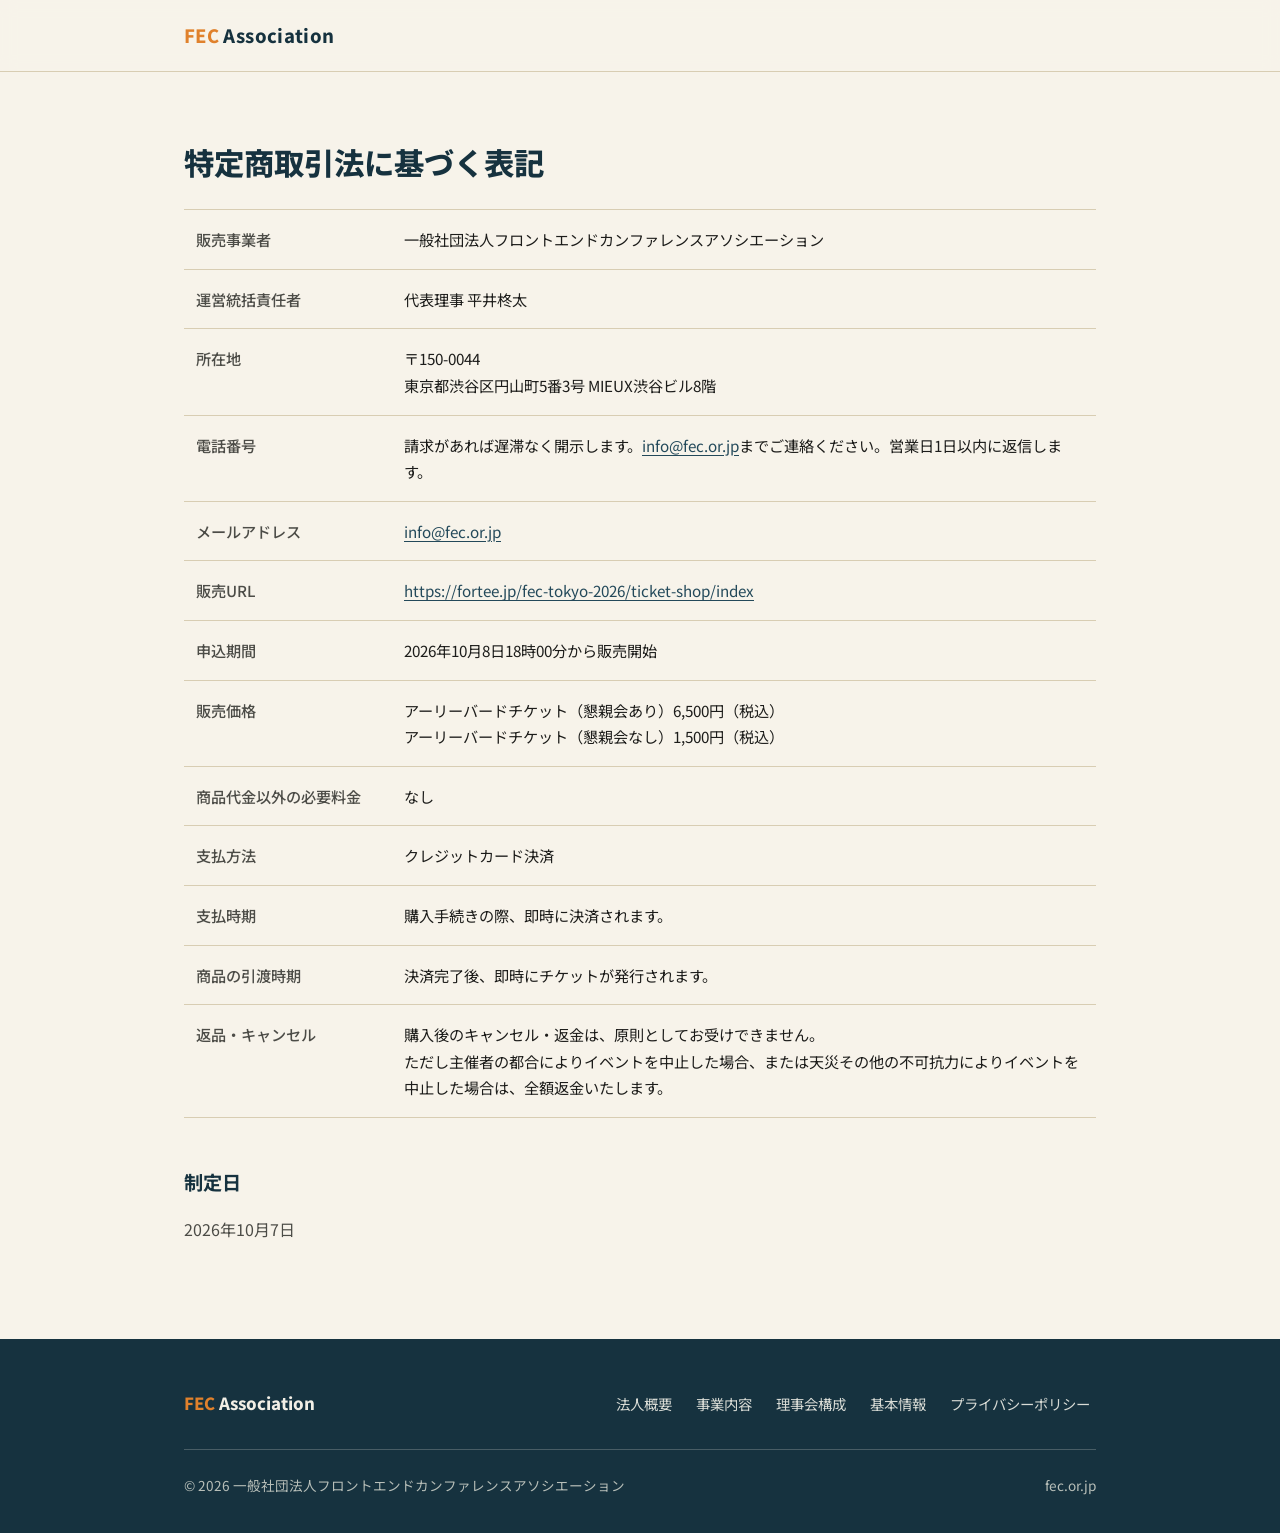
<file: tokushoho/index.html>
<!DOCTYPE html>
<html lang="ja">
<head>
<meta charset="UTF-8">
<meta name="viewport" content="width=device-width, initial-scale=1.0">
<title>特定商取引法に基づく表記 | 一般社団法人フロントエンドカンファレンスアソシエーション</title>
<meta name="description" content="一般社団法人フロントエンドカンファレンスアソシエーションの特定商取引法に基づく表記。">
<link rel="stylesheet" href="../style.css">
</head>
<body>

<a class="skip-link" href="#main">本文へスキップ</a>

<header>
  <div class="wrap">
    <a class="logo" href="https://fec.or.jp/" aria-label="公式サイトへ戻る"><span>FEC</span> Association</a>
  </div>
</header>

<main id="main">

<section class="profile policy" aria-labelledby="policy-title">
  <div class="wrap">
    <h1 id="policy-title">特定商取引法に基づく表記</h1>

    <dl>
      <div class="row">
        <dt>販売事業者</dt>
        <dd>一般社団法人フロントエンドカンファレンスアソシエーション</dd>
      </div>
      <div class="row">
        <dt>運営統括責任者</dt>
        <dd>代表理事 平井柊太</dd>
      </div>
      <div class="row">
        <dt>所在地</dt>
        <dd>〒150-0044<br>東京都渋谷区円山町5番3号 MIEUX渋谷ビル8階</dd>
      </div>
      <div class="row">
        <dt>電話番号</dt>
        <dd>請求があれば遅滞なく開示します。<a href="mailto:info@fec.or.jp">info@fec.or.jp</a>までご連絡ください。営業日1日以内に返信します。</dd>
      </div>
      <div class="row">
        <dt>メールアドレス</dt>
        <dd><a href="mailto:info@fec.or.jp">info@fec.or.jp</a></dd>
      </div>
      <div class="row">
        <dt>販売URL</dt>
        <dd><a href="https://fortee.jp/fec-tokyo-2026/ticket-shop/index">https://fortee.jp/fec-tokyo-2026/ticket-shop/index</a></dd>
      </div>
      <div class="row">
        <dt>申込期間</dt>
        <dd>2026年10月8日18時00分から販売開始</dd>
      </div>
      <div class="row">
        <dt>販売価格</dt>
        <dd>アーリーバードチケット（懇親会あり）6,500円（税込）<br>アーリーバードチケット（懇親会なし）1,500円（税込）</dd>
      </div>
      <div class="row">
        <dt>商品代金以外の必要料金</dt>
        <dd>なし</dd>
      </div>
      <div class="row">
        <dt>支払方法</dt>
        <dd>クレジットカード決済</dd>
      </div>
      <div class="row">
        <dt>支払時期</dt>
        <dd>購入手続きの際、即時に決済されます。</dd>
      </div>
      <div class="row">
        <dt>商品の引渡時期</dt>
        <dd>決済完了後、即時にチケットが発行されます。</dd>
      </div>
      <div class="row">
        <dt>返品・キャンセル</dt>
        <dd>購入後のキャンセル・返金は、原則としてお受けできません。<br>ただし主催者の都合によりイベントを中止した場合、または天災その他の不可抗力によりイベントを中止した場合は、全額返金いたします。</dd>
      </div>
    </dl>

    <div class="prose">
      <h2>制定日</h2>
      <p>2026年10月7日</p>
    </div>
  </div>
</section>

</main>

<footer>
  <div class="wrap">
    <div class="footer-main">
      <div class="footer-logo"><span>FEC</span> Association</div>
      <nav aria-label="フッターナビゲーション">
        <ul>
          <li><a href="https://fec.or.jp/#about">法人概要</a></li>
          <li><a href="https://fec.or.jp/#purpose">事業内容</a></li>
          <li><a href="https://fec.or.jp/#board">理事会構成</a></li>
          <li><a href="https://fec.or.jp/#profile">基本情報</a></li>
          <li><a href="https://fec.or.jp/privacy.html">プライバシーポリシー</a></li>
        </ul>
      </nav>
    </div>
    <div class="footer-meta">
      <div>&copy; 2026 一般社団法人フロントエンドカンファレンスアソシエーション</div>
      <div>fec.or.jp</div>
    </div>
  </div>
</footer>

</body>
</html>
</file>
<file: style.css>
@import url("https://fonts.googleapis.com/css2?family=Noto+Sans+JP:wght@400;500;700;800&display=swap");

:root {
  --font-sans: "Noto Sans JP", sans-serif;
  --primary: #16323f;
  --primary-soft: #23495a;
  --accent: #e0812c;
  /* 小さめテキスト用のアクセント。--surface / --surface-alt 上で WCAG AA (4.5:1) を満たす */
  --accent-text: #9a520d;
  --surface: #f7f3ea;
  --surface-alt: #eee6d3;
  --text: #1c1c1a;
  --text-soft: #4c4c47;
  --border: #d8cdb3;
  --max-width: 960px;
  --header-height: 72px;
}

* {
  box-sizing: border-box;
}

html {
  scroll-behavior: smooth;
}

@media (prefers-reduced-motion: reduce) {
  html {
    scroll-behavior: auto;
  }
}

body {
  margin: 0;
  background: var(--surface);
  color: var(--text);
  font-family: var(--font-sans);
  line-height: 1.75;
  font-size: 16px;
}

h1, h2, h3 {
  font-family: var(--font-sans);
  color: var(--primary);
  margin: 0;
}

a {
  color: var(--primary-soft);
}

:focus-visible {
  outline: 2px solid var(--primary);
  outline-offset: 3px;
  border-radius: 2px;
}

.wrap {
  max-width: var(--max-width);
  margin: 0 auto;
  padding: 0 24px;
}

.prose {
  color: var(--text-soft);
  max-width: 60ch;
}

.prose p {
  margin: 0;
}

.prose p + p {
  margin-top: 1em;
}

.visually-hidden {
  position: absolute;
  width: 1px;
  height: 1px;
  margin: -1px;
  padding: 0;
  overflow: hidden;
  clip: rect(0 0 0 0);
  white-space: nowrap;
  border: 0;
}

.skip-link {
  position: absolute;
  top: 8px;
  left: 8px;
  z-index: 100;
  padding: 10px 18px;
  background: var(--primary);
  color: #fff;
  text-decoration: none;
  font-size: 0.9rem;
  border-radius: 4px;
  transform: translateY(calc(-100% - 16px));
}

.skip-link:focus {
  transform: none;
}

/* header */
header {
  position: sticky;
  top: 0;
  z-index: 50;
  min-height: var(--header-height);
  display: flex;
  align-items: center;
  background: rgba(247, 243, 234, 0.92);
  backdrop-filter: blur(8px);
  -webkit-backdrop-filter: blur(8px);
  border-bottom: 1px solid var(--border);
}

header .wrap {
  width: 100%;
  display: flex;
  justify-content: space-between;
  align-items: center;
  flex-wrap: wrap;
  gap: 8px 12px;
  padding-top: 12px;
  padding-bottom: 12px;
}

.logo {
  font-family: var(--font-sans);
  font-weight: 800;
  font-size: 1.15rem;
  letter-spacing: 0.02em;
  color: var(--primary);
  text-decoration: none;
}

.logo span {
  color: var(--accent);
}

nav ul {
  list-style: none;
  display: flex;
  flex-wrap: wrap;
  gap: 4px 8px;
  margin: 0;
  padding: 0;
  font-size: 0.9rem;
}

header nav a {
  display: inline-block;
  padding: 6px 10px;
  text-decoration: none;
  color: var(--text-soft);
  border-radius: 4px;
}

header nav a:hover,
header nav a[aria-current] {
  color: var(--primary);
  background: var(--surface-alt);
}

/* アンカー移動時に固定ヘッダーへ隠れないようにする */
section[id] {
  scroll-margin-top: calc(var(--header-height) + 16px);
}

/* section heading system */
.section-head {
  margin-bottom: 32px;
}

.section-head .label {
  display: block;
  font-size: 0.8rem;
  letter-spacing: 0.16em;
  color: var(--accent-text);
  font-weight: 700;
}

.section-head h2 {
  font-size: 1.7rem;
  font-weight: 800;
  margin-top: 8px;
  padding-bottom: 14px;
  border-bottom: 1px solid var(--border);
  position: relative;
}

.section-head h2::after {
  content: "";
  position: absolute;
  left: 0;
  bottom: -1px;
  width: 48px;
  height: 2px;
  background: var(--accent);
}

/* hero */
.hero {
  padding: 88px 0 72px;
}

.hero .eyebrow {
  display: inline-block;
  font-size: 0.8rem;
  letter-spacing: 0.18em;
  color: var(--accent-text);
  font-weight: 700;
  margin-bottom: 18px;
}

.hero h1 {
  font-size: clamp(1.6rem, 6.4vw, 3.2rem);
  font-weight: 800;
  line-height: 1.45;
  max-width: 22ch;
}

/* 文節単位で改行させ、小書き文字などでの不自然な折り返しを防ぐ */
.hero h1 span {
  display: inline-block;
}

.hero p {
  margin-top: 28px;
  max-width: 46ch;
  color: var(--text-soft);
  font-size: 1.05rem;
}

/* about */
.about {
  padding: 40px 0 96px;
}

.about .wrap {
  display: grid;
  grid-template-columns: 1fr 1.4fr;
  gap: 48px;
  align-items: start;
}

.about .section-head {
  margin-bottom: 0;
}

/* purpose list */
.purpose {
  padding: 72px 0;
  background: var(--surface-alt);
  border-top: 1px solid var(--border);
  border-bottom: 1px solid var(--border);
}

.purpose .sub {
  color: var(--text-soft);
  margin: -16px 0 40px;
}

.purpose ol {
  list-style: none;
  margin: 0;
  padding: 0;
  counter-reset: item;
}

.purpose li {
  counter-increment: item;
  display: flex;
  gap: 20px;
  padding: 18px 0;
  border-bottom: 1px solid var(--border);
}

.purpose li:last-child {
  border-bottom: none;
}

.purpose li::before {
  content: counter(item, decimal-leading-zero);
  font-family: var(--font-sans);
  font-weight: 700;
  color: var(--accent-text);
  font-size: 1.05rem;
  flex-shrink: 0;
  width: 2.4em;
}

.purpose li span {
  color: var(--text-soft);
}

/* board */
.board {
  padding: 88px 0 64px;
}

table {
  width: 100%;
  border-collapse: collapse;
}

th, td {
  text-align: left;
  padding: 16px 12px;
  border-bottom: 1px solid var(--border);
  font-size: 0.95rem;
}

th {
  color: var(--text-soft);
  font-weight: 500;
  width: 10em;
  vertical-align: top;
}

/* profile */
.profile {
  padding: 48px 0 96px;
}

.profile dl {
  margin: 0;
}

.profile .row {
  display: grid;
  grid-template-columns: 10em 1fr;
  gap: 16px;
  padding: 16px 12px;
  border-bottom: 1px solid var(--border);
}

.profile dt {
  color: var(--text-soft);
  font-weight: 500;
  font-size: 0.95rem;
}

.profile dd {
  margin: 0;
  font-size: 0.95rem;
  color: var(--text);
}

.profile dd a {
  color: var(--primary-soft);
  text-underline-offset: 3px;
}

/* policy */
.policy {
  padding: 64px 0 96px;
}

.policy h1 {
  font-size: 1.9rem;
  font-weight: 800;
  padding-bottom: 20px;
  border-bottom: 1px solid var(--border);
}

/* 長い項目名が折り返されないよう、ラベル列を広げる */
.policy .row {
  grid-template-columns: 12em 1fr;
}

.policy h2 {
  font-size: 1.2rem;
  font-weight: 700;
  margin-top: 48px;
  margin-bottom: 16px;
}

/* footer */
footer {
  background: var(--primary);
  color: #d9dcd6;
  padding: 48px 0 36px;
  font-size: 0.85rem;
}

.footer-main {
  display: flex;
  justify-content: space-between;
  align-items: baseline;
  flex-wrap: wrap;
  gap: 16px;
  padding-bottom: 28px;
  margin-bottom: 24px;
  border-bottom: 1px solid rgba(217, 220, 214, 0.25);
}

.footer-logo {
  font-family: var(--font-sans);
  font-weight: 800;
  font-size: 1.05rem;
  color: #f2efe6;
}

.footer-logo span {
  color: var(--accent);
}

footer nav ul {
  gap: 4px 12px;
}

footer nav a {
  display: inline-block;
  padding: 4px 6px;
  color: #d9dcd6;
  text-decoration: none;
}

footer nav a:hover {
  color: #fff;
  text-decoration: underline;
  text-underline-offset: 3px;
}

.footer-meta {
  display: flex;
  justify-content: space-between;
  flex-wrap: wrap;
  gap: 12px;
  color: #b8bfb9;
}

/* responsive */
@media (max-width: 720px) {
  .about .wrap {
    grid-template-columns: 1fr;
    gap: 24px;
  }

  .profile .row {
    grid-template-columns: 1fr;
    gap: 4px;
  }

  th {
    width: 7em;
  }
}
</file>
